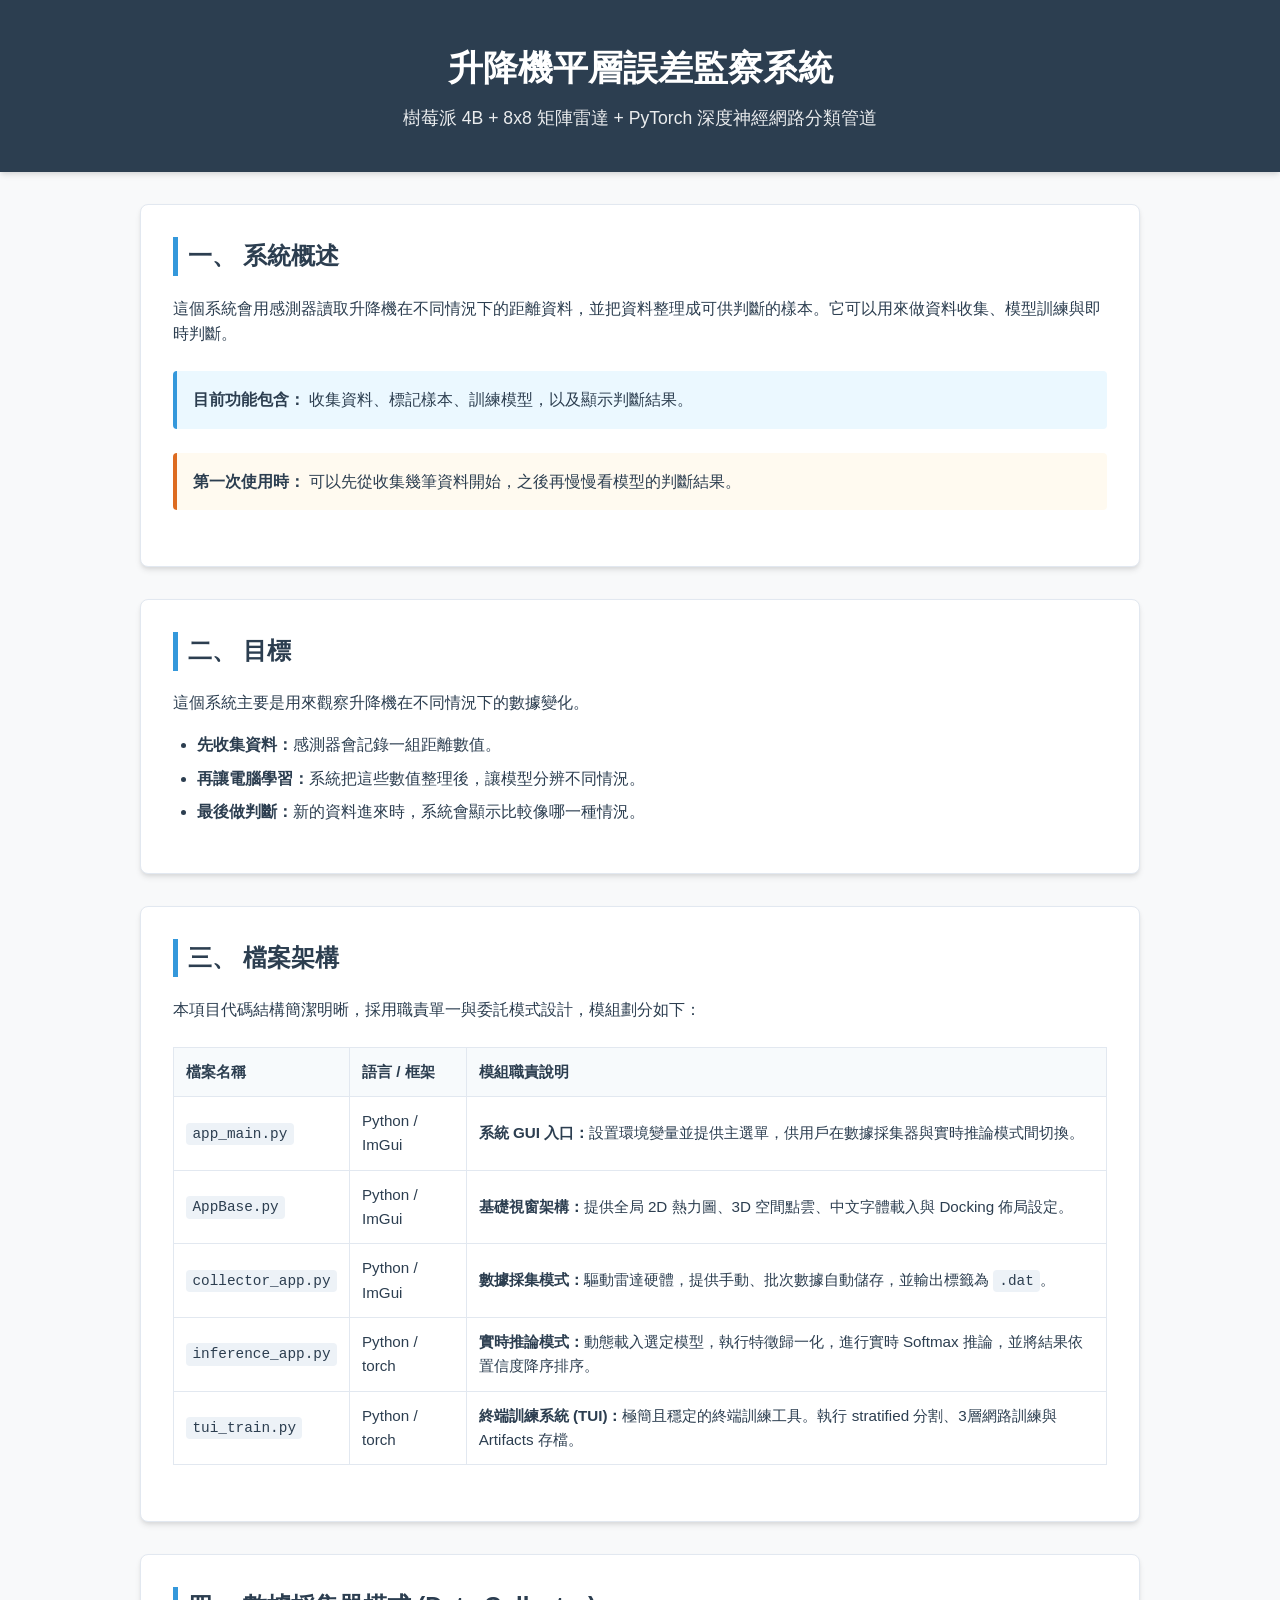
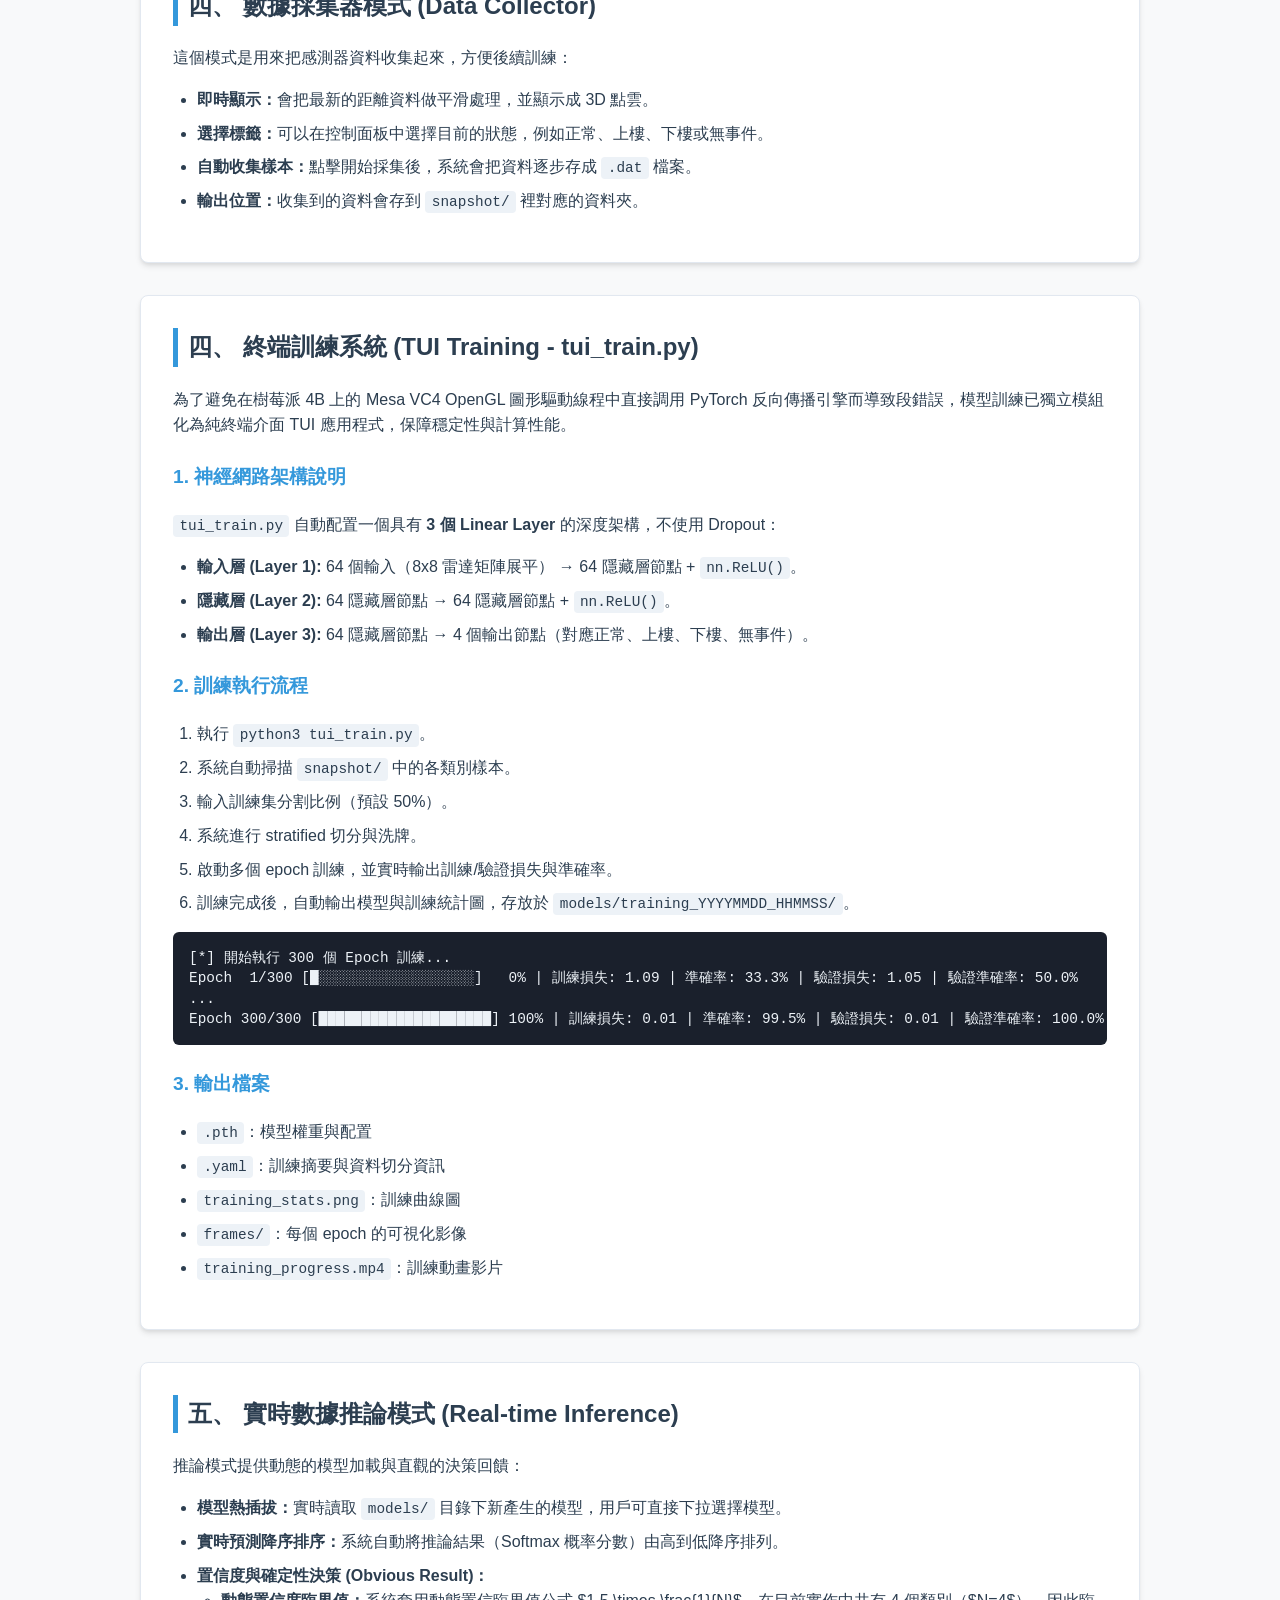
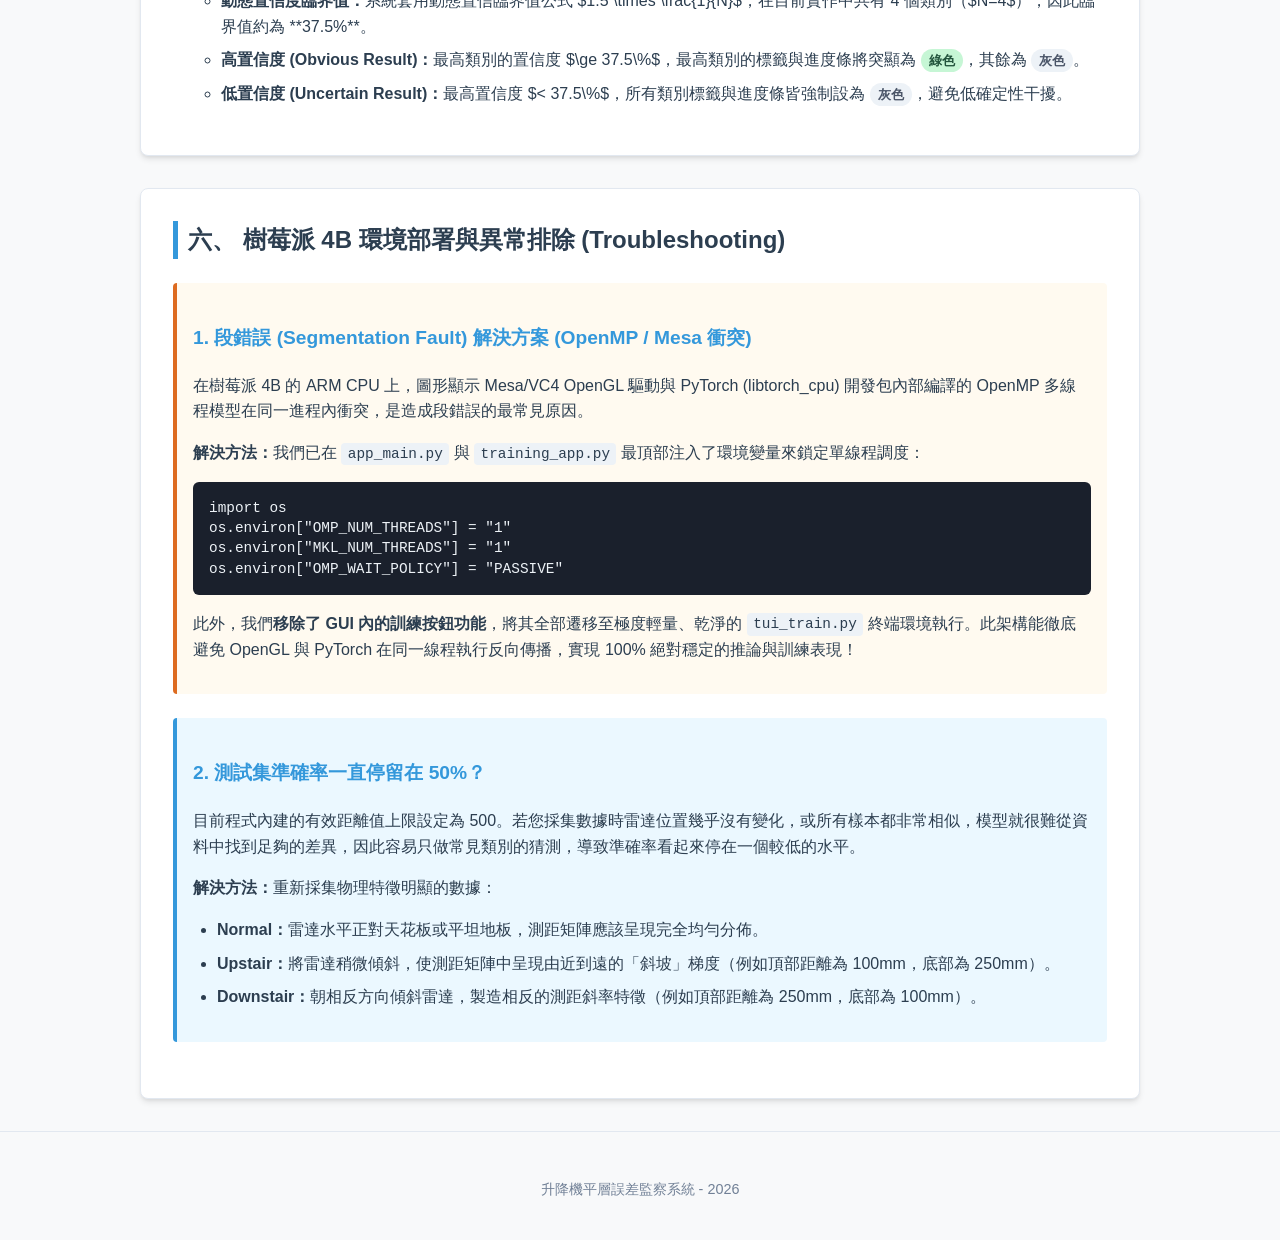
<file: docs/index.html>
<!DOCTYPE html>
<html lang="zh-Hant">
<head>
    <meta charset="UTF-8">
    <meta name="viewport" content="width=device-width, initial-scale=1.0">
    <title>升降機平層誤差監察系統 - 使用與開發手冊</title>
    <style>
        :root {
            --primary-color: #2c3e50;
            --secondary-color: #3498db;
            --accent-color: #2ecc71;
            --bg-color: #f8f9fa;
            --text-color: #2c3e50;
            --border-color: #e2e8f0;
            --card-shadow: 0 4px 6px -1px rgba(0, 0, 0, 0.1), 0 2px 4px -1px rgba(0, 0, 0, 0.06);
        }

        body {
            font-family: -apple-system, BlinkMacSystemFont, "Segoe UI", Roboto, "Helvetica Neue", Arial, "Microsoft JhengHei", sans-serif;
            line-height: 1.6;
            color: var(--text-color);
            background-color: var(--bg-color);
            margin: 0;
            padding: 0;
        }

        header {
            background-color: var(--primary-color);
            color: white;
            text-align: center;
            padding: 2.5rem 1rem;
            box-shadow: var(--card-shadow);
        }

        header h1 {
            margin: 0;
            font-size: 2.2rem;
            font-weight: 700;
        }

        header p {
            margin: 0.5rem 0 0;
            font-size: 1.1rem;
            opacity: 0.9;
        }

        main {
            max-width: 1000px;
            margin: 2rem auto;
            padding: 0 1.5rem;
        }

        section {
            background-color: white;
            border-radius: 8px;
            padding: 2rem;
            margin-bottom: 2rem;
            box-shadow: var(--card-shadow);
            border: 1px solid var(--border-color);
        }

        h2 {
            color: var(--primary-color);
            border-left: 5px solid var(--secondary-color);
            padding-left: 10px;
            margin-top: 0;
            font-size: 1.5rem;
        }

        h3 {
            color: var(--secondary-color);
            font-size: 1.2rem;
            margin-top: 1.5rem;
        }

        code {
            font-family: Consolas, Monaco, "Andale Mono", monospace;
            background-color: #edf2f7;
            padding: 0.2rem 0.4rem;
            border-radius: 4px;
            font-size: 0.9rem;
        }

        pre {
            font-family: Consolas, Monaco, "Andale Mono", monospace;
            background-color: #1a202c;
            color: #edf2f7;
            padding: 1rem;
            border-radius: 6px;
            overflow-x: auto;
            font-size: 0.9rem;
            line-height: 1.4;
        }

        table {
            width: 100%;
            border-collapse: collapse;
            margin: 1.5rem 0;
            font-size: 0.95rem;
        }

        table th, table td {
            border: 1px solid var(--border-color);
            padding: 0.75rem;
            text-align: left;
        }

        table th {
            background-color: #f7fafc;
            color: var(--primary-color);
            font-weight: 600;
        }

        ul, ol {
            padding-left: 1.5rem;
        }

        li {
            margin-bottom: 0.5rem;
        }

        .highlight-box {
            background-color: #ebf8ff;
            border-left: 4px solid var(--secondary-color);
            padding: 1rem;
            border-radius: 4px;
            margin: 1.5rem 0;
        }

        .alert-box {
            background-color: #fffaf0;
            border-left: 4px solid #dd6b20;
            padding: 1rem;
            border-radius: 4px;
            margin: 1.5rem 0;
        }

        .badge-green {
            background-color: #c6f6d5;
            color: #22543d;
            padding: 0.25rem 0.5rem;
            border-radius: 9999px;
            font-size: 0.8rem;
            font-weight: 600;
        }

        .badge-grey {
            background-color: #edf2f7;
            color: #4a5568;
            padding: 0.25rem 0.5rem;
            border-radius: 9999px;
            font-size: 0.8rem;
            font-weight: 600;
        }

        footer {
            text-align: center;
            padding: 2rem 1rem;
            color: #718096;
            font-size: 0.9rem;
            border-top: 1px solid var(--border-color);
        }
    </style>
</head>
<body>

    <header>
        <h1>升降機平層誤差監察系統</h1>
        <p>樹莓派 4B + 8x8 矩陣雷達 + PyTorch 深度神經網路分類管道</p>
    </header>

    <main>

        <section id="overview">
            <h2>一、 系統概述</h2>
            <p>這個系統會用感測器讀取升降機在不同情況下的距離資料，並把資料整理成可供判斷的樣本。它可以用來做資料收集、模型訓練與即時判斷。</p>
            <div class="highlight-box">
                <strong>目前功能包含：</strong> 收集資料、標記樣本、訓練模型，以及顯示判斷結果。
            </div>
            <div class="alert-box">
                <strong>第一次使用時：</strong> 可以先從收集幾筆資料開始，之後再慢慢看模型的判斷結果。
            </div>
        </section>

        <section id="plain-language">
            <h2>二、 目標</h2>
            <p>這個系統主要是用來觀察升降機在不同情況下的數據變化。</p>
            <ul>
                <li><b>先收集資料：</b>感測器會記錄一組距離數值。</li>
                <li><b>再讓電腦學習：</b>系統把這些數值整理後，讓模型分辨不同情況。</li>
                <li><b>最後做判斷：</b>新的資料進來時，系統會顯示比較像哪一種情況。</li>
            </ul>
        </section>

        <section id="structure">
            <h2>三、 檔案架構</h2>
            <p>本項目代碼結構簡潔明晰，採用職責單一與委託模式設計，模組劃分如下：</p>
            <table>
                <thead>
                    <tr>
                        <th>檔案名稱</th>
                        <th>語言 / 框架</th>
                        <th>模組職責說明</th>
                    </tr>
                </thead>
                <tbody>
                    <tr>
                        <td><code>app_main.py</code></td>
                        <td>Python / ImGui</td>
                        <td><b>系統 GUI 入口：</b>設置環境變量並提供主選單，供用戶在數據採集器與實時推論模式間切換。</td>
                    </tr>
                    <tr>
                        <td><code>AppBase.py</code></td>
                        <td>Python / ImGui</td>
                        <td><b>基礎視窗架構：</b>提供全局 2D 熱力圖、3D 空間點雲、中文字體載入與 Docking 佈局設定。</td>
                    </tr>
                    <tr>
                        <td><code>collector_app.py</code></td>
                        <td>Python / ImGui</td>
                        <td><b>數據採集模式：</b>驅動雷達硬體，提供手動、批次數據自動儲存，並輸出標籤為 <code>.dat</code>。</td>
                    </tr>
                    <tr>
                        <td><code>inference_app.py</code></td>
                        <td>Python / torch</td>
                        <td><b>實時推論模式：</b>動態載入選定模型，執行特徵歸一化，進行實時 Softmax 推論，並將結果依置信度降序排序。</td>
                    </tr>
                    <tr>
                        <td><code>tui_train.py</code></td>
                        <td>Python / torch</td>
                        <td><b>終端訓練系統 (TUI)：</b>極簡且穩定的終端訓練工具。執行 stratified 分割、3層網路訓練與 Artifacts 存檔。</td>
                    </tr>
                </tbody>
            </table>
        </section>

        <section id="collector">
            <h2>四、 數據採集器模式 (Data Collector)</h2>
            <p>這個模式是用來把感測器資料收集起來，方便後續訓練：</p>
            <ul>
                <li><b>即時顯示：</b>會把最新的距離資料做平滑處理，並顯示成 3D 點雲。</li>
                <li><b>選擇標籤：</b>可以在控制面板中選擇目前的狀態，例如正常、上樓、下樓或無事件。</li>
                <li><b>自動收集樣本：</b>點擊開始採集後，系統會把資料逐步存成 <code>.dat</code> 檔案。</li>
                <li><b>輸出位置：</b>收集到的資料會存到 <code>snapshot/</code> 裡對應的資料夾。</li>
            </ul>
        </section>

        <section id="training">
            <h2>四、 終端訓練系統 (TUI Training - tui_train.py)</h2>
            <p>為了避免在樹莓派 4B 上的 Mesa VC4 OpenGL 圖形驅動線程中直接調用 PyTorch 反向傳播引擎而導致段錯誤，模型訓練已獨立模組化為純終端介面 TUI 應用程式，保障穩定性與計算性能。</p>
            
            <h3>1. 神經網路架構說明</h3>
            <p><code>tui_train.py</code> 自動配置一個具有 <b>3 個 Linear Layer</b> 的深度架構，不使用 Dropout：</p>
            <ul>
                <li><b>輸入層 (Layer 1):</b> 64 個輸入（8x8 雷達矩陣展平） &rarr; 64 隱藏層節點 + <code>nn.ReLU()</code>。</li>
                <li><b>隱藏層 (Layer 2):</b> 64 隱藏層節點 &rarr; 64 隱藏層節點 + <code>nn.ReLU()</code>。</li>
                <li><b>輸出層 (Layer 3):</b> 64 隱藏層節點 &rarr; 4 個輸出節點（對應正常、上樓、下樓、無事件）。</li>
            </ul>

            <h3>2. 訓練執行流程</h3>
            <ol>
                <li>執行 <code>python3 tui_train.py</code>。</li>
                <li>系統自動掃描 <code>snapshot/</code> 中的各類別樣本。</li>
                <li>輸入訓練集分割比例（預設 50%）。</li>
                <li>系統進行 stratified 切分與洗牌。</li>
                <li>啟動多個 epoch 訓練，並實時輸出訓練/驗證損失與準確率。</li>
                <li>訓練完成後，自動輸出模型與訓練統計圖，存放於 <code>models/training_YYYYMMDD_HHMMSS/</code>。</li>
            </ol>
            <pre>[*] 開始執行 300 個 Epoch 訓練...
Epoch  1/300 [█░░░░░░░░░░░░░░░░░░]   0% | 訓練損失: 1.09 | 準確率: 33.3% | 驗證損失: 1.05 | 驗證準確率: 50.0%
...
Epoch 300/300 [████████████████████] 100% | 訓練損失: 0.01 | 準確率: 99.5% | 驗證損失: 0.01 | 驗證準確率: 100.0%</pre>

            <h3>3. 輸出檔案</h3>
            <ul>
                <li><code>.pth</code>：模型權重與配置</li>
                <li><code>.yaml</code>：訓練摘要與資料切分資訊</li>
                <li><code>training_stats.png</code>：訓練曲線圖</li>
                <li><code>frames/</code>：每個 epoch 的可視化影像</li>
                <li><code>training_progress.mp4</code>：訓練動畫影片</li>
            </ul>
        </section>

        <section id="inference">
            <h2>五、 實時數據推論模式 (Real-time Inference)</h2>
            <p>推論模式提供動態的模型加載與直觀的決策回饋：</p>
            <ul>
                <li><b>模型熱插拔：</b>實時讀取 <code>models/</code> 目錄下新產生的模型，用戶可直接下拉選擇模型。</li>
                <li><b>實時預測降序排序：</b>系統自動將推論結果（Softmax 概率分數）由高到低降序排列。</li>
                <li><b>置信度與確定性決策 (Obvious Result)：</b>
                    <ul>
                        <li><b>動態置信度臨界值：</b>系統套用動態置信臨界值公式 $1.5 \times \frac{1}{N}$，在目前實作中共有 4 個類別（$N=4$），因此臨界值約為 **37.5%**。</li>
                        <li><b>高置信度 (Obvious Result)：</b>最高類別的置信度 $\ge 37.5\%$，最高類別的標籤與進度條將突顯為 <span class="badge-green">綠色</span>，其餘為 <span class="badge-grey">灰色</span>。</li>
                        <li><b>低置信度 (Uncertain Result)：</b>最高置信度 $< 37.5\%$，所有類別標籤與進度條皆強制設為 <span class="badge-grey">灰色</span>，避免低確定性干擾。</li>
                    </ul>
                </li>
            </ul>
        </section>

        <section id="troubleshooting">
            <h2>六、 樹莓派 4B 環境部署與異常排除 (Troubleshooting)</h2>
            
            <div class="alert-box">
                <h3>1. 段錯誤 (Segmentation Fault) 解決方案 (OpenMP / Mesa 衝突)</h3>
                <p>在樹莓派 4B 的 ARM CPU 上，圖形顯示 Mesa/VC4 OpenGL 驅動與 PyTorch (libtorch_cpu) 開發包內部編譯的 OpenMP 多線程模型在同一進程內衝突，是造成段錯誤的最常見原因。</p>
                <p><b>解決方法：</b>我們已在 <code>app_main.py</code> 與 <code>training_app.py</code> 最頂部注入了環境變量來鎖定單線程調度：</p>
                <pre>import os
os.environ["OMP_NUM_THREADS"] = "1"
os.environ["MKL_NUM_THREADS"] = "1"
os.environ["OMP_WAIT_POLICY"] = "PASSIVE"</pre>
                <p>此外，我們<b>移除了 GUI 內的訓練按鈕功能</b>，將其全部遷移至極度輕量、乾淨的 <code>tui_train.py</code> 終端環境執行。此架構能徹底避免 OpenGL 與 PyTorch 在同一線程執行反向傳播，實現 100% 絕對穩定的推論與訓練表現！</p>
            </div>

            <div class="highlight-box">
                <h3>2. 測試集準確率一直停留在 50%？</h3>
                <p>目前程式內建的有效距離值上限設定為 500。若您採集數據時雷達位置幾乎沒有變化，或所有樣本都非常相似，模型就很難從資料中找到足夠的差異，因此容易只做常見類別的猜測，導致準確率看起來停在一個較低的水平。</p>
                <p><b>解決方法：</b>重新採集物理特徵明顯的數據：
                    <ul>
                        <li><b>Normal：</b>雷達水平正對天花板或平坦地板，測距矩陣應該呈現完全均勻分佈。</li>
                        <li><b>Upstair：</b>將雷達稍微傾斜，使測距矩陣中呈現由近到遠的「斜坡」梯度（例如頂部距離為 100mm，底部為 250mm）。</li>
                        <li><b>Downstair：</b>朝相反方向傾斜雷達，製造相反的測距斜率特徵（例如頂部距離為 250mm，底部為 100mm）。</li>
                    </ul>
                </p>
            </div>
        </section>

    </main>

    <footer>
        <p>升降機平層誤差監察系統 - 2026</p>
    </footer>

</body>
</html>
</file>
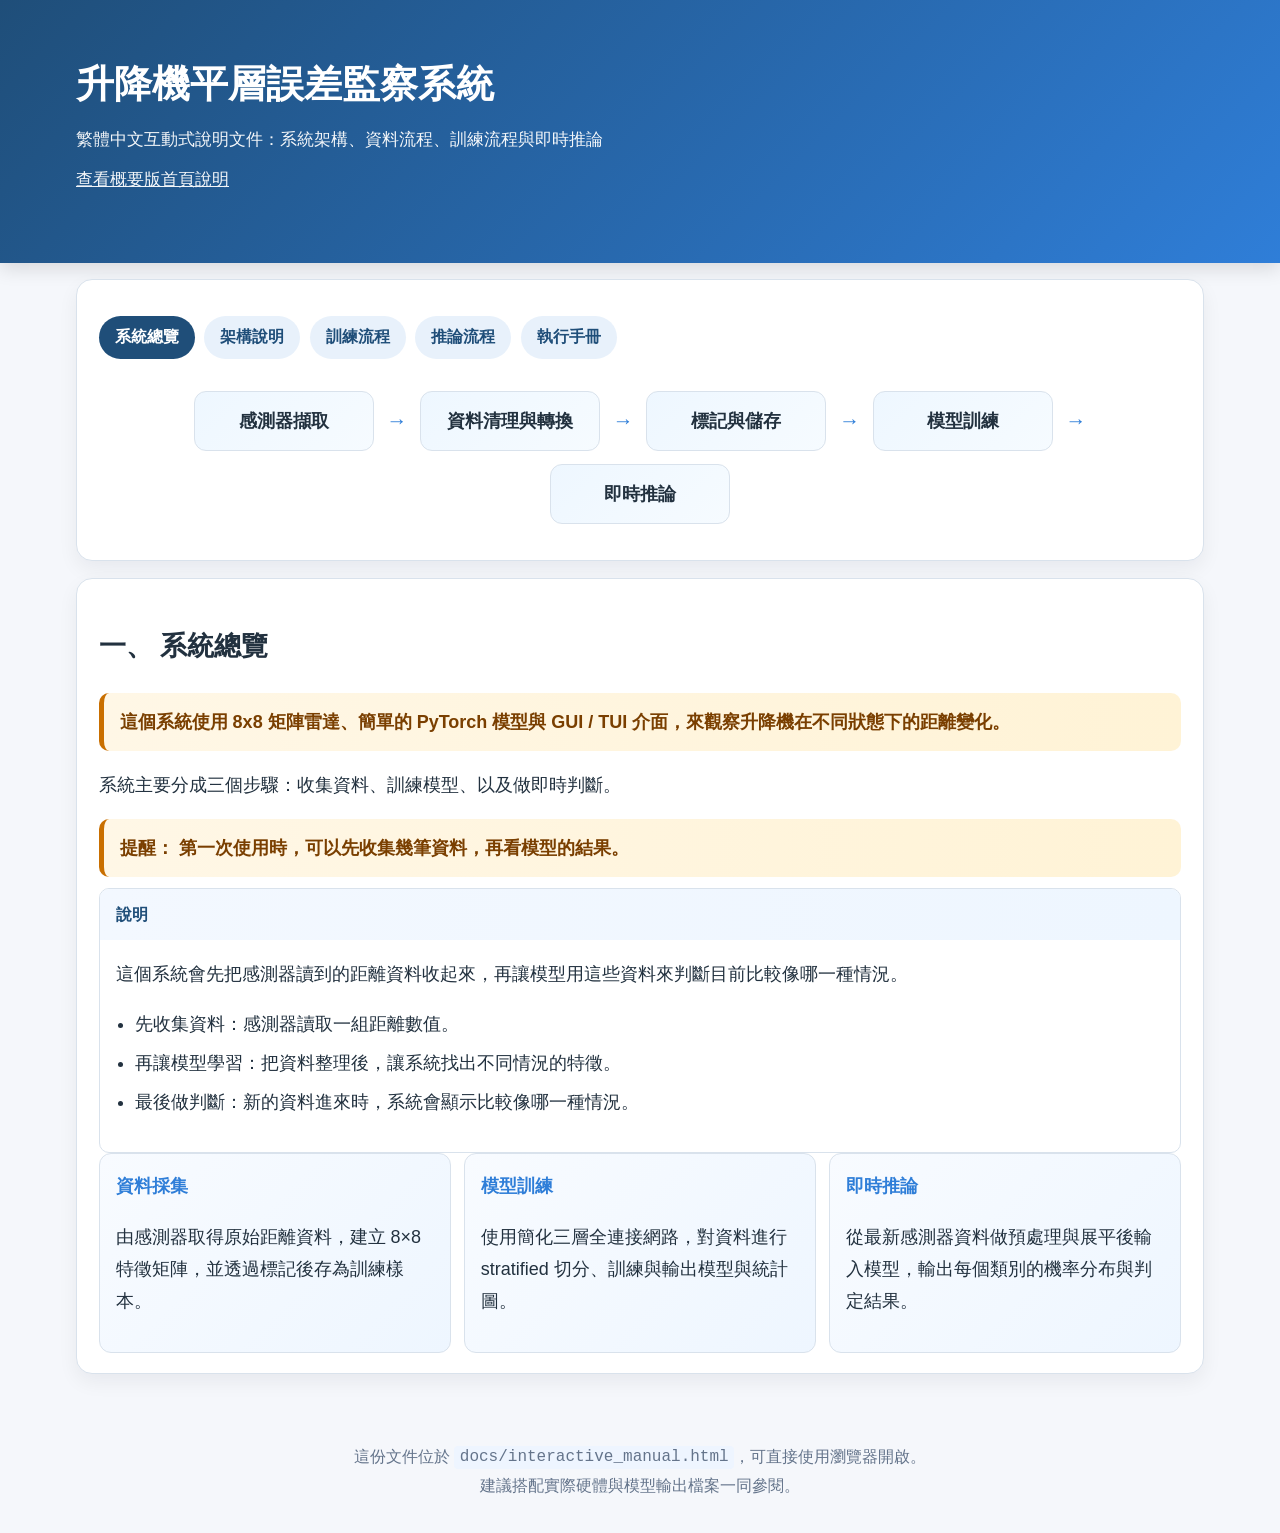
<file: docs/interactive_manual.html>
<!DOCTYPE html>
<html lang="zh-Hant">
<head>
  <meta charset="UTF-8" />
  <meta name="viewport" content="width=device-width, initial-scale=1.0" />
  <title>升降機平層誤差監察系統 - 互動式說明文件</title>
  <style>
    :root {
      --bg: #f5f7fb;
      --panel: #ffffff;
      --primary: #1f4e79;
      --secondary: #2f7ed8;
      --accent: #2e8b57;
      --warning: #c96f00;
      --border: #d9e2ec;
      --text: #22313f;
      --muted: #64748b;
    }

    * { box-sizing: border-box; }
    body {
      margin: 0;
      font-family: "Segoe UI", "Microsoft JhengHei", Arial, sans-serif;
      background: var(--bg);
      color: var(--text);
      line-height: 1.8;
      font-size: 18px;
    }

    header {
      background: linear-gradient(135deg, var(--primary), var(--secondary));
      color: white;
      padding: 2.2rem 1.2rem;
      box-shadow: 0 6px 18px rgba(0,0,0,.12);
    }
    header h1 { margin: 0 0 .3rem; font-size: 2.35rem; font-weight: 800; }
    header p { margin: 0; opacity: .95; font-size: 1.08rem; }

    .wrap { max-width: 1160px; margin: 0 auto; padding: 1rem 1rem 2rem; }
    .hero-card, .panel, .step-card {
      background: var(--panel);
      border: 1px solid var(--border);
      border-radius: 16px;
      box-shadow: 0 8px 20px rgba(15, 23, 42, .06);
      padding: 1.25rem 1.35rem;
      margin-bottom: 1.1rem;
    }

    .nav { display: flex; flex-wrap: wrap; gap: .6rem; margin: 1rem 0; }
    .nav button, .pill {
      border: 0;
      background: #e8f1fb;
      color: var(--primary);
      padding: .7rem 1rem;
      border-radius: 999px;
      cursor: pointer;
      font-weight: 700;
      font-size: 1rem;
    }
    .nav button.active {
      background: var(--primary);
      color: white;
    }

    .grid { display: grid; grid-template-columns: repeat(auto-fit, minmax(220px, 1fr)); gap: .8rem; }
    .card {
      background: linear-gradient(135deg, #f8fbff 0%, #eef6ff 100%);
      border: 1px solid var(--border);
      border-radius: 12px;
      padding: 1rem;
    }
    .card h3 { margin-top: 0; margin-bottom: .45rem; color: var(--secondary); font-size: 1.12rem; }

    .flow {
      display: flex; flex-wrap: wrap; gap: .8rem; align-items: center; justify-content: center;
      padding: 1rem 0;
    }
    .flow .box {
      background: linear-gradient(135deg, #eef7ff, #f6fbff);
      border: 1px solid var(--border);
      border-radius: 12px;
      padding: .8rem 1rem;
      min-width: 180px; text-align: center; font-weight: 600;
    }
    .flow .arrow { color: var(--secondary); font-size: 1.3rem; font-weight: 700; }

    .tabs { display: none; }
    .tabs.active { display: block; }

    .accordion { border: 1px solid var(--border); border-radius: 10px; margin-top: .7rem; overflow: hidden; }
    .accordion button {
      width: 100%; text-align: left; padding: .9rem 1rem; border: 0; background: linear-gradient(90deg, #f3f8ff 0%, #eef6ff 100%); font-size: 1.03rem; font-weight: 800; color: var(--primary); cursor: pointer;
    }
    .accordion .content { display: none; padding: 0 1rem 1rem; }
    .accordion.open .content { display: block; }

    code, pre {
      font-family: Consolas, "Courier New", monospace;
    }
    code { background: #eef5ff; padding: .15rem .35rem; border-radius: 4px; }
    pre {
      background: #0f172a; color: #f8fafc; padding: 1rem; border-radius: 12px; overflow-x: auto;
      font-size: .95rem;
    }

    ul { padding-left: 1.2rem; }
    li { margin-bottom: .4rem; }

    .checklist { display: grid; gap: .5rem; }
    .checklist label { display: flex; gap: .6rem; align-items: center; background: #fcfeff; border: 1px solid var(--border); border-radius: 10px; padding: .7rem .8rem; }
    .checklist input { accent-color: var(--accent); }
    .progress { margin-top: .7rem; font-weight: 700; color: var(--accent); }

    table { width: 100%; border-collapse: collapse; margin-top: .7rem; }
    th, td { border: 1px solid var(--border); padding: .7rem; text-align: left; }
    th { background: #f8fbff; }

    .badge { display: inline-block; padding: .25rem .6rem; border-radius: 999px; background: #ecfdf3; color: #166534; font-size: .85rem; font-weight: 800; }
    .warning { color: var(--warning); font-weight: 800; }

    .highlight-text {
      background: linear-gradient(90deg, #fff7e6 0%, #fff3d6 100%);
      border-left: 5px solid var(--warning);
      padding: .8rem 1rem;
      border-radius: 10px;
      font-weight: 700;
      color: #7a3f00;
    }

    footer { text-align: center; color: var(--muted); padding: 1.2rem 0 2rem; font-size: 1rem; }
    @media (max-width: 768px) { .flow { flex-direction: column; } .flow .arrow { transform: rotate(90deg); } }
  </style>
</head>
<body>
  <header>
    <div class="wrap">
      <h1>升降機平層誤差監察系統</h1>
      <p>繁體中文互動式說明文件：系統架構、資料流程、訓練流程與即時推論</p>
      <p style="margin-top: .6rem;"><a href="index.html" style="color: white; text-decoration: underline;">查看概要版首頁說明</a></p>
    </div>
  </header>

  <div class="wrap">
    <section class="hero-card">
      <div class="nav">
        <button class="active" data-target="overview">系統總覽</button>
        <button data-target="structure">架構說明</button>
        <button data-target="training">訓練流程</button>
        <button data-target="inference">推論流程</button>
        <button data-target="runbook">執行手冊</button>
      </div>

      <div class="flow">
        <div class="box">感測器擷取</div>
        <div class="arrow">→</div>
        <div class="box">資料清理與轉換</div>
        <div class="arrow">→</div>
        <div class="box">標記與儲存</div>
        <div class="arrow">→</div>
        <div class="box">模型訓練</div>
        <div class="arrow">→</div>
        <div class="box">即時推論</div>
      </div>
    </section>

    <section id="overview" class="tabs active">
      <div class="panel">
        <h2>一、 系統總覽</h2>
        <p class="highlight-text">這個系統使用 <strong>8x8 矩陣雷達</strong>、<strong>簡單的 PyTorch 模型</strong>與 <strong>GUI / TUI 介面</strong>，來觀察升降機在不同狀態下的距離變化。</p>
        <p>系統主要分成三個步驟：收集資料、訓練模型、以及做即時判斷。</p>
        <div class="highlight-text" style="margin-top: 1rem;">
          <strong>提醒：</strong> 第一次使用時，可以先收集幾筆資料，再看模型的結果。
        </div>

        <div class="accordion open">
          <button type="button">說明</button>
          <div class="content">
            <p>這個系統會先把感測器讀到的距離資料收起來，再讓模型用這些資料來判斷目前比較像哪一種情況。</p>
            <ul>
              <li>先收集資料：感測器讀取一組距離數值。</li>
              <li>再讓模型學習：把資料整理後，讓系統找出不同情況的特徵。</li>
              <li>最後做判斷：新的資料進來時，系統會顯示比較像哪一種情況。</li>
            </ul>
          </div>
        </div>
        <div class="grid">
          <div class="card">
            <h3>資料採集</h3>
            <p>由感測器取得原始距離資料，建立 8×8 特徵矩陣，並透過標記後存為訓練樣本。</p>
          </div>
          <div class="card">
            <h3>模型訓練</h3>
            <p>使用簡化三層全連接網路，對資料進行 stratified 切分、訓練與輸出模型與統計圖。</p>
          </div>
          <div class="card">
            <h3>即時推論</h3>
            <p>從最新感測器資料做預處理與展平後輸入模型，輸出每個類別的機率分布與判定結果。</p>
          </div>
        </div>
      </div>
    </section>

    <section id="structure" class="tabs">
      <div class="panel">
        <h2>二、 專案結構說明</h2>
        <table>
          <thead>
            <tr><th>位置</th><th>角色</th><th>說明</th></tr>
          </thead>
          <tbody>
            <tr><td><code>app_main.py</code></td><td>主入口</td><td>設定環境變數、啟動主介面，提供模式切換入口。</td></tr>
            <tr><td><code>AppBase.py</code></td><td>共用基礎介面</td><td>提供熱力圖、3D 點雲、視角控制與共用 UI 基礎組件。</td></tr>
            <tr><td><code>collector_app.py</code></td><td>採集模式</td><td>連線感測器、顯示即時資料、儲存帶標記的 .dat 樣本。</td></tr>
            <tr><td><code>inference_app.py</code></td><td>推論模式</td><td>載入模型、執行即時預測、顯示機率與結果。</td></tr>
            <tr><td><code>tui_train.py</code></td><td>訓練流程</td><td>掃描 snapshot、分割資料、訓練模型、輸出模型與圖像報表。</td></tr>
            <tr><td><code>ai/</code></td><td>AI 模組</td><td>包含標籤定義與模型訓練邏輯。</td></tr>
            <tr><td><code>common/</code></td><td>共用資料結構</td><td>包含 ToFData、ToFSensor、ViewAngle、WorldCoord 等資料處理元件。</td></tr>
            <tr><td><code>training/</code></td><td>訓練資料結構</td><td>定義資料集與樣本物件。</td></tr>
            <tr><td><code>snapshot/</code></td><td>採集資料</td><td>以類別資料夾儲存來自不同場景的 .dat 樣本。</td></tr>
            <tr><td><code>models/</code></td><td>模型輸出</td><td>儲存訓練後的 .pth、.yaml 與訓練統計圖。</td></tr>
          </tbody>
        </table>

        <div class="accordion open">
          <button type="button">資料流程（點此展開）</button>
          <div class="content">
            <ol>
              <li>感測器取得 8x8 的原始距離矩陣。</li>
              <li>資料經由 <code>ToFData</code> 做修復與正規化。</li>
              <li>再由 <code>WorldCoord</code> 將距離值映射為 3D 點雲。</li>
              <li>採集模式將資料與標籤保存至 <code>snapshot/</code>。</li>
              <li>訓練流程讀取樣本並訓練分類模型。</li>
              <li>推論模式將最新資料送入模型，顯示各類別機率。</li>
            </ol>
          </div>
        </div>
      </div>
    </section>

    <section id="training" class="tabs">
      <div class="panel">
        <h2>三、 訓練流程說明</h2>
        <p class="highlight-text">訓練流程以純終端機 TUI 形式執行，減少圖形介面與 PyTorch 訓練在同一環境中互相衝突的風險。</p>

        <div class="accordion open">
          <button type="button">訓練流程步驟</button>
          <div class="content">
            <ol>
              <li>執行 <code>python3 tui_train.py</code>。</li>
              <li>掃描 <code>snapshot/</code> 中的各類別樣本。</li>
              <li>依序輸入訓練集比例（預設 50%）。</li>
              <li>進行 stratified 切分與隨機打散。</li>
              <li>建立 3 層全連接網路，輸入向量為 64 維（8x8 展平）。</li>
              <li>每個 epoch 都會輸出訓練/驗證損失與準確率。</li>
              <li>產生模型檔案與訓練統計圖表。</li>
            </ol>
          </div>
        </div>

        <div class="accordion">
          <button type="button">模型設定（點此展開）</button>
          <div class="content">
            <ul>
              <li>輸入維度：64（8 × 8 矩陣）</li>
              <li>隱藏層：64 → 64</li>
              <li>輸出類別：對應標籤數量</li>
              <li>激活函數：ReLU</li>
              <li>損失函數：CrossEntropyLoss</li>
            </ul>
          </div>
        </div>

        <div class="accordion">
          <button type="button">輸出物件（點此展開）</button>
          <div class="content">
            <ul>
              <li><code>.pth</code>：模型權重與設定參數</li>
              <li><code>.yaml</code>：訓練摘要、樣本數與分割資訊</li>
              <li><code>training_stats.png</code>：訓練曲線圖</li>
              <li><code>frames/</code>：每個 epoch 的可視化結果圖片</li>
              <li><code>training_progress.mp4</code>：由影格組成的訓練動畫影片</li>
            </ul>
          </div>
        </div>

        <pre>[*] 開始執行 300 個 Epoch 訓練...
Epoch  1/300 [█░░░░░░░░░░░░░░░░░░░]   0% | 訓練損失: 1.09 | 準確率: 33.3% | 驗證損失: 1.05 | 驗證準確率: 50.0%
...
Epoch 300/300 [████████████████████] 100% | 訓練損失: 0.01 | 準確率: 99.5% | 驗證損失: 0.01 | 驗證準確率: 100.0%</pre>
      </div>
    </section>

    <section id="inference" class="tabs">
      <div class="panel">
        <h2>四、 推論流程說明</h2>
        <p class="highlight-text">推論模式會載入最新訓練完成的模型，對即時感測資料進行預處理與分類，並將結果以可讀方式呈現。</p>

        <div class="accordion open">
          <button type="button">推論流程</button>
          <div class="content">
            <ol>
              <li>啟動主應用程式：<code>python3 app_main.py</code>。</li>
              <li>在主選單切換到「實時數據分析」模式。</li>
              <li>系統自動掃描 <code>models/</code> 中的模型。</li>
              <li>選擇對應模型後，開始接收感測器資料。</li>
              <li>每個新資料幀都會被展平並送入模型。</li>
              <li>使用 Softmax 取得各類別機率，並顯示最高置信度結果。</li>
            </ol>
          </div>
        </div>

        <div class="accordion">
          <button type="button">判定邏輯（點此展開）</button>
          <div class="content">
            <p>系統會依據機率分數判斷是否為明顯結果：目前實作共有 4 個類別，動態閾值為 $1.5 \times \frac{1}{4} \approx 37.5\%$；若最高類別機率至少達到此值，則以高亮方式顯示；否則顯示為不確定結果。</p>
            <p class="warning">當分類結果不明確時，介面會以灰色條狀顯示，避免誤導使用者。</p>
          </div>
        </div>
      </div>
    </section>

    <section id="runbook" class="tabs">
      <div class="panel">
        <h2>五、 執行手冊與建議流程</h2>

        <div class="step-card">
          <h3>1. 採集資料</h3>
          <ol>
            <li>啟動主視窗後切換到採集模式。</li>
            <li>選擇標籤，例如「正常」、「上樓」、「下樓」或「無事件」。</li>
            <li>點擊開始採集，等待資料指標增加。</li>
            <li>數據會存入 <code>snapshot/</code> 下對應資料夾。</li>
          </ol>
        </div>

        <div class="step-card">
          <h3>2. 訓練模型</h3>
          <ol>
            <li>確認 <code>snapshot/</code> 中有足夠多樣樣本。</li>
            <li>執行 <code>python3 tui_train.py</code>。</li>
            <li>依據需求輸入訓練/測試分割比例。</li>
            <li>等待模型輸出。</li>
          </ol>
        </div>

        <div class="step-card">
          <h3>3. 進行推論</h3>
          <ol>
            <li>啟動 <code>python3 app_main.py</code>。</li>
            <li>切換到即時推論模式。</li>
            <li>在模型清單中選擇最新產生的模型。</li>
            <li>監看各類別機率與目前狀態。</li>
          </ol>
        </div>

        <div class="step-card">
          <h3>4. 建議檢查清單</h3>
          <div class="checklist">
            <label><input type="checkbox" data-target="sample"> 已確認至少有數個不同類別樣本</label>
            <label><input type="checkbox" data-target="model"> 已完成模型訓練並產出 <code>.pth</code> 檔案</label>
            <label><input type="checkbox" data-target="sensor"> 感測器已就緒，資料流穩定</label>
            <label><input type="checkbox" data-target="view"> 已檢查熱力圖與點雲是否正常顯示</label>
          </div>
          <div class="progress" id="progressText">完成進度：0 / 4</div>
        </div>
      </div>
    </section>
  </div>

  <footer>
    這份文件位於 <code>docs/interactive_manual.html</code>，可直接使用瀏覽器開啟。<br />
    建議搭配實際硬體與模型輸出檔案一同參閱。
  </footer>

  <script>
    const navButtons = document.querySelectorAll('.nav button');
    const tabs = document.querySelectorAll('.tabs');
    navButtons.forEach(btn => {
      btn.addEventListener('click', () => {
        navButtons.forEach(b => b.classList.remove('active'));
        btn.classList.add('active');
        tabs.forEach(tab => tab.classList.remove('active'));
        const target = document.getElementById(btn.dataset.target);
        if (target) target.classList.add('active');
      });
    });

    document.querySelectorAll('.accordion > button').forEach(btn => {
      btn.addEventListener('click', () => {
        const wrap = btn.parentElement;
        wrap.classList.toggle('open');
      });
    });

    const checkboxes = document.querySelectorAll('.checklist input');
    const progressText = document.getElementById('progressText');
    const updateProgress = () => {
      const done = [...checkboxes].filter(cb => cb.checked).length;
      progressText.textContent = `完成進度：${done} / ${checkboxes.length}`;
    };
    checkboxes.forEach(cb => cb.addEventListener('change', updateProgress));
    updateProgress();
  </script>
</body>
</html>
</file>
